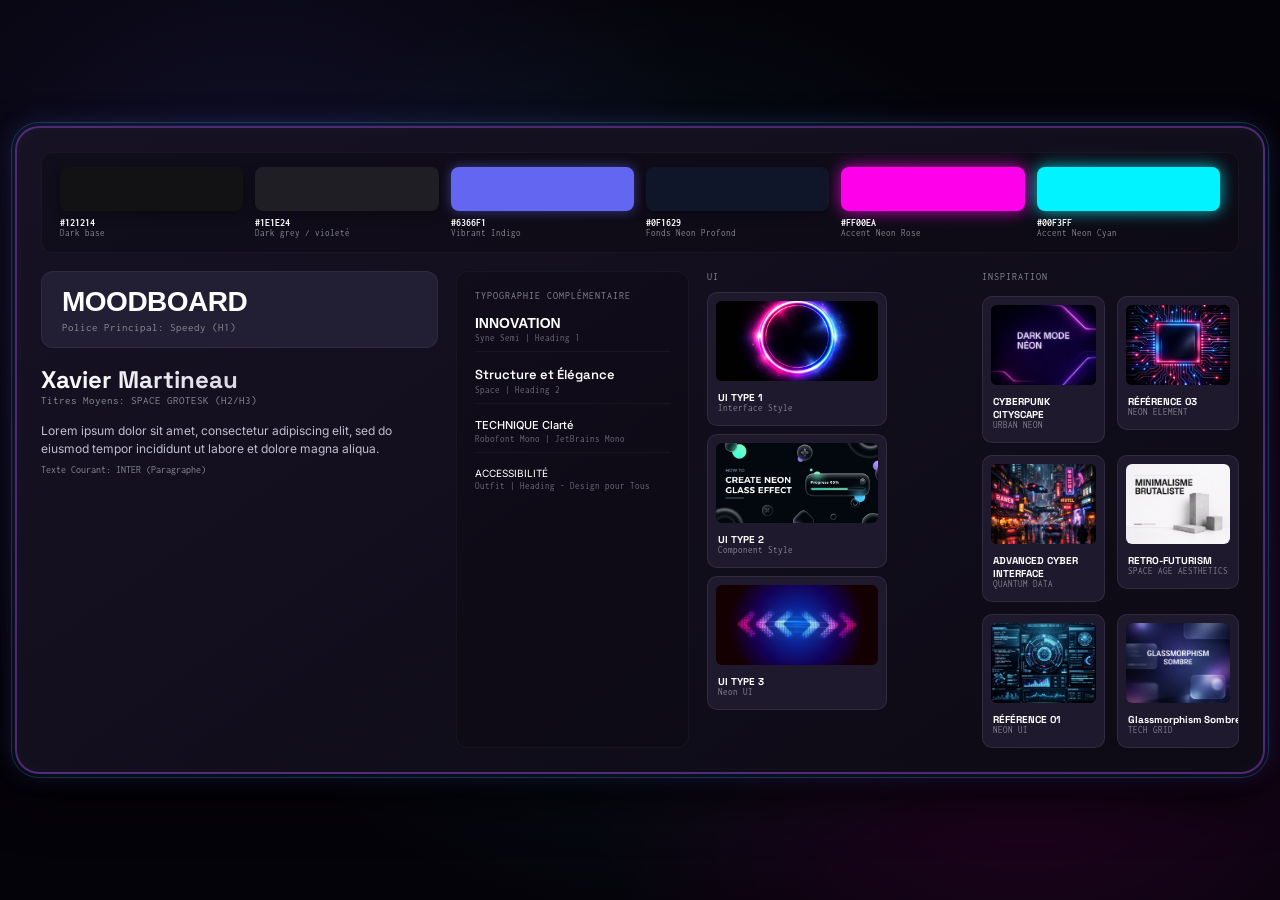
<file: index.html>
<!doctype html>
<html lang="fr">
  <head>
    <meta charset="UTF-8" />
    <meta name="viewport" content="width=device-width, initial-scale=1.0" />
    <title>Xavier Martineau - Moodboard</title>
    <link rel="stylesheet" href="style.css" />
  </head>

  <body>
    <div class="moodboard-container">
      <!-- Palette de Couleurs -->
      <div class="color-palette-section">
        <div class="color-card">
          <div class="color-box color-1"></div>
          <div class="color-info">
            <div class="color-hex">#121214</div>
            <div class="color-desc">Dark base</div>
          </div>
        </div>

        <div class="color-card">
          <div class="color-box color-2"></div>
          <div class="color-info">
            <div class="color-hex">#1E1E24</div>
            <div class="color-desc">Dark grey / violeté</div>
          </div>
        </div>

        <div class="color-card">
          <div class="color-box color-3"></div>
          <div class="color-info">
            <div class="color-hex">#6366F1</div>
            <div class="color-desc">Vibrant Indigo</div>
          </div>
        </div>

        <div class="color-card">
          <div class="color-box color-4"></div>
          <div class="color-info">
            <div class="color-hex">#0F1629</div>
            <div class="color-desc">Fonds Neon Profond</div>
          </div>
        </div>

        <div class="color-card">
          <div class="color-box color-5"></div>
          <div class="color-info">
            <div class="color-hex">#FF00EA</div>
            <div class="color-desc">Accent Neon Rose</div>
          </div>
        </div>

        <div class="color-card">
          <div class="color-box color-6"></div>
          <div class="color-info">
            <div class="color-hex">#00F3FF</div>
            <div class="color-desc">Accent Neon Cyan</div>
          </div>
        </div>
      </div>

      <!-- Identité & Bio -->
      <div class="identity-section">
        <div class="brand-badge">
          <div class="brand-title">Moodboard</div>
          <div class="brand-subtitle">Police Principal: Speedy (H1)</div>
        </div>

        <div>
          <div class="profile-title">Xavier Martineau</div>
          <div class="profile-subtitle-type">
            Titres Moyens: SPACE GROTESK (H2/H3)
          </div>
        </div>

        <div>
          <div class="bio-text">
            Lorem ipsum dolor sit amet, consectetur adipiscing elit, sed do
            eiusmod tempor incididunt ut labore et dolore magna aliqua.
          </div>
          <div class="bio-type bio-margin">
            Texte Courant: INTER (Paragraphe)
          </div>
        </div>
      </div>

      <!-- Hiérarchie Typographique -->
      <div class="typography-section">
        <div class="section-header-title">TYPOGRAPHIE COMPLÉMENTAIRE</div>

        <div class="typo-item">
          <h1>INNOVATION</h1>
          <div class="typo-meta">Syne Semi | Heading 1</div>
        </div>

        <div class="typo-item">
          <h2>Structure et Élégance</h2>
          <div class="typo-meta">Space | Heading 2</div>
        </div>

        <div class="typo-item">
          <h3>TECHNIQUE Clarté</h3>
          <div class="typo-meta">Robofont Mono | JetBrains Mono</div>
        </div>

        <div class="typo-item">
          <h4>ACCESSIBILITÉ</h4>
          <div class="typo-meta">Outfit | Heading - Design pour Tous</div>
        </div>
      </div>

      <!-- Colonne UI -->
      <div class="visuals-column ui-column">
        <div class="column-group-title">UI</div>

        <div class="style-card-img ui-card-1">
          <div class="style-image-container">
            <img src="img/ui_1.png" alt="UI Type 1" />
          </div>
          <div class="style-footer-text">
            <div class="style-title">UI TYPE 1</div>
            <div class="style-subtitle">Interface Style</div>
          </div>
        </div>

        <div class="style-card-img ui-card-2">
          <div class="style-image-container">
            <img src="img/ui_2.jpg" alt="UI Type 2" />
          </div>
          <div class="style-footer-text">
            <div class="style-title">UI TYPE 2</div>
            <div class="style-subtitle">Component Style</div>
          </div>
        </div>

        <div class="style-card-img ui-card-3">
          <div class="style-image-container">
            <img src="img/ui_3.jpg" alt="UI Type 3" />
          </div>
          <div class="style-footer-text">
            <div class="style-title">UI TYPE 3</div>
            <div class="style-subtitle">Neon UI</div>
          </div>
        </div>
      </div>

      <!-- Colonne Inspiration -->
      <div class="visuals-column inspiration-column">
        <div class="column-group-title">INSPIRATION</div>

        <div class="style-card-img inspiration-card-1">
          <div class="style-image-container">
            <img src="./img/visuel_1.png" alt="Cyberpunk Cityscape" />
          </div>
          <div class="style-footer-text">
            <div class="style-title">CYBERPUNK CITYSCAPE</div>
            <div class="style-subtitle">URBAN NEON</div>
          </div>
        </div>

        <div class="style-card-img inspiration-card-2">
          <div class="style-image-container">
            <img src="./img/visuel_2.png" alt="Advanced Cyber Interface" />
          </div>
          <div class="style-footer-text">
            <div class="style-title">ADVANCED CYBER INTERFACE</div>
            <div class="style-subtitle">QUANTUM DATA</div>
          </div>
        </div>

        <div class="style-card-img inspiration-card-3">
          <div class="style-image-container">
            <img src="./img/visuel_3.png" alt="Retro-Futurism" />
          </div>
          <div class="style-footer-text">
            <div class="style-title">RETRO-FUTURISM</div>
            <div class="style-subtitle">SPACE AGE AESTHETICS</div>
          </div>
        </div>

        <div class="style-card-img inspiration-card-4">
          <div class="style-image-container">
            <img src="./img/visuel_4.png" alt="Advenced cyber interface" />
          </div>
          <div class="style-footer-text">
            <div class="style-title">RÉFÉRENCE 01</div>
            <div class="style-subtitle">NEON UI</div>
          </div>
        </div>

        <div class="style-card-img inspiration-card-5">
          <div class="style-image-container">
            <img src="./img/visuel_5.png" alt="2" />
          </div>
          <div class="style-footer-text">
            <div class="style-title">Glassmorphism Sombre</div>
            <div class="style-subtitle">TECH GRID</div>
          </div>
        </div>

        <div class="style-card-img inspiration-card-6">
          <div class="style-image-container">
            <img src="./img/visuel_6.png" alt="Glassmorphism Sombre" />
          </div>
          <div class="style-footer-text">
            <div class="style-title">RÉFÉRENCE 03</div>
            <div class="style-subtitle">NEON ELEMENT</div>
          </div>
        </div>
      </div>
    </div>
  </body>
</html>
</file>
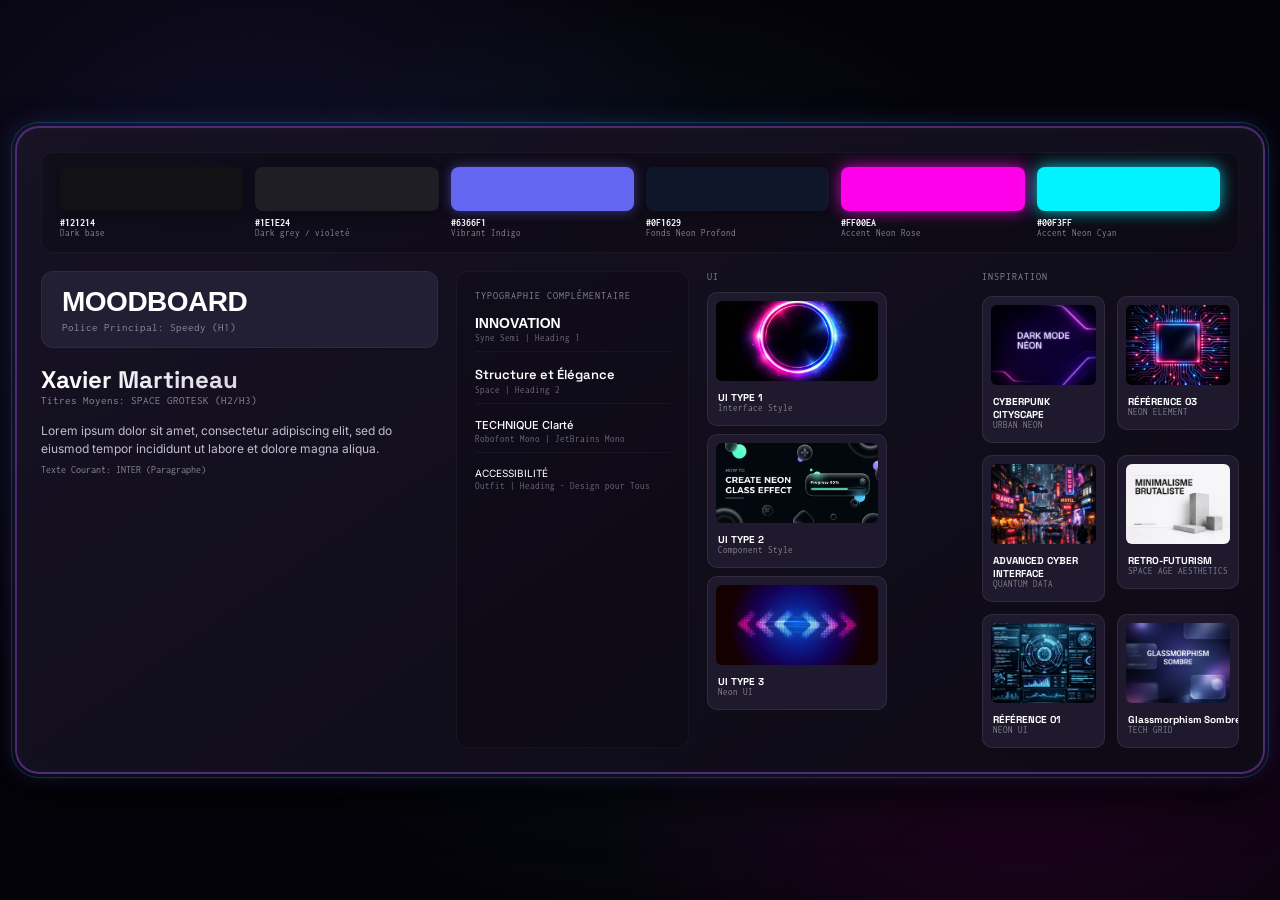
<file: moodboard.html>
<!doctype html>
<html lang="fr">
  <head>
    <meta charset="UTF-8" />
    <meta name="viewport" content="width=device-width, initial-scale=1.0" />
    <title>Xavier Martineau - Moodboard</title>
    <link rel="stylesheet" href="moodboard.css" />
  </head>

  <body>
    <div class="moodboard-container">
      <!-- Palette de Couleurs -->
      <div class="color-palette-section">
        <div class="color-card">
          <div class="color-box color-1"></div>
          <div class="color-info">
            <div class="color-hex">#121214</div>
            <div class="color-desc">Dark base</div>
          </div>
        </div>

        <div class="color-card">
          <div class="color-box color-2"></div>
          <div class="color-info">
            <div class="color-hex">#1E1E24</div>
            <div class="color-desc">Dark grey / violeté</div>
          </div>
        </div>

        <div class="color-card">
          <div class="color-box color-3"></div>
          <div class="color-info">
            <div class="color-hex">#6366F1</div>
            <div class="color-desc">Vibrant Indigo</div>
          </div>
        </div>

        <div class="color-card">
          <div class="color-box color-4"></div>
          <div class="color-info">
            <div class="color-hex">#0F1629</div>
            <div class="color-desc">Fonds Neon Profond</div>
          </div>
        </div>

        <div class="color-card">
          <div class="color-box color-5"></div>
          <div class="color-info">
            <div class="color-hex">#FF00EA</div>
            <div class="color-desc">Accent Neon Rose</div>
          </div>
        </div>

        <div class="color-card">
          <div class="color-box color-6"></div>
          <div class="color-info">
            <div class="color-hex">#00F3FF</div>
            <div class="color-desc">Accent Neon Cyan</div>
          </div>
        </div>
      </div>

      <!-- Identité & Bio -->
      <div class="identity-section">
        <div class="brand-badge">
          <div class="brand-title">Moodboard</div>
          <div class="brand-subtitle">Police Principal: Speedy (H1)</div>
        </div>

        <div>
          <div class="profile-title">Xavier Martineau</div>
          <div class="profile-subtitle-type">
            Titres Moyens: SPACE GROTESK (H2/H3)
          </div>
        </div>

        <div>
          <div class="bio-text">
            Lorem ipsum dolor sit amet, consectetur adipiscing elit, sed do
            eiusmod tempor incididunt ut labore et dolore magna aliqua.
          </div>
          <div class="bio-type bio-margin">
            Texte Courant: INTER (Paragraphe)
          </div>
        </div>
      </div>

      <!-- Hiérarchie Typographique -->
      <div class="typography-section">
        <div class="section-header-title">TYPOGRAPHIE COMPLÉMENTAIRE</div>

        <div class="typo-item">
          <h1>INNOVATION</h1>
          <div class="typo-meta">Syne Semi | Heading 1</div>
        </div>

        <div class="typo-item">
          <h2>Structure et Élégance</h2>
          <div class="typo-meta">Space | Heading 2</div>
        </div>

        <div class="typo-item">
          <h3>TECHNIQUE Clarté</h3>
          <div class="typo-meta">Robofont Mono | JetBrains Mono</div>
        </div>

        <div class="typo-item">
          <h4>ACCESSIBILITÉ</h4>
          <div class="typo-meta">Outfit | Heading - Design pour Tous</div>
        </div>
      </div>

      <!-- Colonne UI -->
      <div class="visuals-column ui-column">
        <div class="column-group-title">UI</div>

        <div class="style-card-img ui-card-1">
          <div class="style-image-container">
            <img src="img/ui_1.png" alt="UI Type 1" />
          </div>
          <div class="style-footer-text">
            <div class="style-title">UI TYPE 1</div>
            <div class="style-subtitle">Interface Style</div>
          </div>
        </div>

        <div class="style-card-img ui-card-2">
          <div class="style-image-container">
            <img src="img/ui_2.jpg" alt="UI Type 2" />
          </div>
          <div class="style-footer-text">
            <div class="style-title">UI TYPE 2</div>
            <div class="style-subtitle">Component Style</div>
          </div>
        </div>

        <div class="style-card-img ui-card-3">
          <div class="style-image-container">
            <img src="img/ui_3.jpg" alt="UI Type 3" />
          </div>
          <div class="style-footer-text">
            <div class="style-title">UI TYPE 3</div>
            <div class="style-subtitle">Neon UI</div>
          </div>
        </div>
      </div>

      <!-- Colonne Inspiration -->
      <div class="visuals-column inspiration-column">
        <div class="column-group-title">INSPIRATION</div>

        <div class="style-card-img inspiration-card-1">
          <div class="style-image-container">
            <img src="./img/visuel_1.png" alt="Cyberpunk Cityscape" />
          </div>
          <div class="style-footer-text">
            <div class="style-title">CYBERPUNK CITYSCAPE</div>
            <div class="style-subtitle">URBAN NEON</div>
          </div>
        </div>

        <div class="style-card-img inspiration-card-2">
          <div class="style-image-container">
            <img src="./img/visuel_2.png" alt="Advanced Cyber Interface" />
          </div>
          <div class="style-footer-text">
            <div class="style-title">ADVANCED CYBER INTERFACE</div>
            <div class="style-subtitle">QUANTUM DATA</div>
          </div>
        </div>

        <div class="style-card-img inspiration-card-3">
          <div class="style-image-container">
            <img src="./img/visuel_3.png" alt="Retro-Futurism" />
          </div>
          <div class="style-footer-text">
            <div class="style-title">RETRO-FUTURISM</div>
            <div class="style-subtitle">SPACE AGE AESTHETICS</div>
          </div>
        </div>

        <div class="style-card-img inspiration-card-4">
          <div class="style-image-container">
            <img src="./img/visuel_4.png" alt="Advenced cyber interface" />
          </div>
          <div class="style-footer-text">
            <div class="style-title">RÉFÉRENCE 01</div>
            <div class="style-subtitle">NEON UI</div>
          </div>
        </div>

        <div class="style-card-img inspiration-card-5">
          <div class="style-image-container">
            <img src="./img/visuel_5.png" alt="2" />
          </div>
          <div class="style-footer-text">
            <div class="style-title">Glassmorphism Sombre</div>
            <div class="style-subtitle">TECH GRID</div>
          </div>
        </div>

        <div class="style-card-img inspiration-card-6">
          <div class="style-image-container">
            <img src="./img/visuel_6.png" alt="Glassmorphism Sombre" />
          </div>
          <div class="style-footer-text">
            <div class="style-title">RÉFÉRENCE 03</div>
            <div class="style-subtitle">NEON ELEMENT</div>
          </div>
        </div>
      </div>
    </div>
  </body>
</html>
</file>
<file: style.css>
@import url("https://fonts.googleapis.com/css2?family=Inter:wght@300;400;500;600&family=Space+Grotesk:wght@400;500;700&family=Speedy&family=Inconsolata:wght@400;700&display=swap");

* {
  box-sizing: border-box;
  margin: 0;
  padding: 0;
}

body {
  background-color: #05030a;
  background-image:
    radial-gradient(
      circle at 20% 30%,
      rgba(99, 102, 241, 0.15) 0%,
      transparent 40%
    ),
    radial-gradient(
      circle at 80% 70%,
      rgba(255, 0, 212, 0.15) 0%,
      transparent 40%
    ),
    radial-gradient(
      circle at 50% 50%,
      rgba(0, 244, 255, 0.1) 0%,
      transparent 60%
    );
  color: #ffffff;
  font-family: "Inter", sans-serif;
  height: 100vh;
  width: 100vw;
  overflow: hidden;
  display: flex;
  justify-content: center;
  align-items: center;
  padding: 15px;
}

.moodboard-container {
  width: 1320px;
  max-width: 100%;
  max-height: 100vh;
  background: linear-gradient(145deg, #161224 0%, #0d0a15 100%);
  border: 2px solid rgba(168, 85, 247, 0.4);
  box-shadow:
    0 0 25px rgba(99, 102, 241, 0.25),
    inset 0 0 15px rgba(255, 255, 255, 0.03),
    0 25px 50px rgba(0, 0, 0, 0.8);
  border-radius: 24px;
  padding: 24px;
  display: grid;
  grid-template-columns: 1.7fr 1fr 1.1fr 1.1fr;
  grid-template-rows: auto 1fr;
  gap: 18px;
  position: relative;
}

.moodboard-container::before {
  content: "";
  position: absolute;
  top: -6px;
  left: -6px;
  right: -6px;
  bottom: -6px;
  border: 1px solid rgba(0, 244, 255, 0.2);
  border-radius: 28px;
  pointer-events: none;
}

/* Palette de couleurs */
.color-palette-section {
  grid-column: 1 / -1;
  display: flex;
  gap: 12px;
  justify-content: space-between;
  background: rgba(0, 0, 0, 0.2);
  padding: 14px 18px;
  border-radius: 12px;
  border: 1px solid rgba(255, 255, 255, 0.04);
}

.color-card {
  flex: 1;
  display: flex;
  flex-direction: column;
  gap: 6px;
}

.color-box {
  height: 44px;
  border-radius: 8px;
  box-shadow: 0 4px 12px rgba(0, 0, 0, 0.3);
}

.color-1 {
  background-color: #121214;
}
.color-2 {
  background-color: #1e1e24;
}
.color-3 {
  background-color: #6366f1;
  box-shadow: 0 0 12px rgba(99, 102, 241, 0.5);
}
.color-4 {
  background-color: #0f1629;
}
.color-5 {
  background-color: #ff00ea;
  box-shadow: 0 0 16px rgba(255, 0, 234, 0.8);
}
.color-6 {
  background-color: #00f3ff;
  box-shadow: 0 0 16px rgba(0, 243, 255, 0.8);
}

.color-info {
  font-size: 10px;
  font-family: "Inconsolata", monospace;
}

.color-hex {
  color: #fff;
  font-weight: 700;
}

.color-desc {
  color: #8a8894;
  font-size: 9px;
}

/* Identité */
.identity-section {
  grid-column: 1 / 2;
  display: flex;
  flex-direction: column;
  gap: 16px;
}

.brand-badge {
  background: #221e33;
  padding: 14px 20px;
  border-radius: 12px;
  border: 1px solid rgba(255, 255, 255, 0.06);
  display: inline-block;
}

.brand-title {
  font-family: "Speedy", sans-serif;
  font-size: 28px;
  font-weight: 800;
  letter-spacing: -0.5px;
  color: #ffffff;
  text-transform: uppercase;
  white-space: nowrap;
}

.brand-subtitle {
  font-size: 11px;
  color: #8a8894;
  margin-top: 4px;
  font-family: "Inconsolata", monospace;
}

.profile-title {
  font-family: "Space Grotesk", sans-serif;
  font-size: 24px;
  font-weight: 700;
  color: #f0edf6;
  background: linear-gradient(90deg, #fff, #b8b2cb);
  -webkit-background-clip: text;
  -webkit-text-fill-color: transparent;
}

.profile-subtitle-type {
  font-size: 11px;
  color: #8a8894;
  font-family: "Inconsolata", monospace;
}

.bio-text {
  font-size: 12px;
  line-height: 1.5;
  color: #c0bdd0;
}

.bio-type {
  font-size: 10px;
  color: #8a8894;
  font-family: "Inconsolata", monospace;
}

.bio-margin {
  margin-top: 6px;
}

/* Typographie */
.typography-section {
  grid-column: 2 / 3;
  background: rgba(0, 0, 0, 0.15);
  padding: 18px;
  border-radius: 12px;
  border: 1px solid rgba(255, 255, 255, 0.04);
  display: flex;
  flex-direction: column;
  gap: 14px;
}

.section-header-title {
  font-size: 10px;
  font-family: "Inconsolata", monospace;
  color: #8a8894;
  letter-spacing: 1px;
  text-transform: uppercase;
}

.typo-item h1 {
  font-family: "Speedy", sans-serif;
  font-size: 14px;
  font-weight: 700;
}
.typo-item h2 {
  font-family: "Space Grotesk", sans-serif;
  font-size: 13px;
  font-weight: 600;
}
.typo-item h3 {
  font-family: "Inter", sans-serif;
  font-size: 11px;
  font-weight: 500;
}
.typo-item h4 {
  font-family: "Inter", sans-serif;
  font-size: 10px;
  font-weight: 400;
}

.typo-meta {
  font-size: 9px;
  color: #706c80;
  font-family: "Inconsolata", monospace;
  margin-top: 2px;
}

.typo-item {
  border-bottom: 1px solid rgba(255, 255, 255, 0.04);
  padding-bottom: 8px;
}
.typo-item:last-child {
  border-bottom: none;
}

/* Colonnes visuelles */
.visuals-column {
  display: flex;
  flex-direction: column;
  gap: 8px;
}

.column-group-title {
  font-size: 10px;
  font-family: "Inconsolata", monospace;
  color: #8a8894;
  letter-spacing: 1px;
  text-transform: uppercase;
  margin-bottom: 2px;
  grid-column: 1 / -1;
}

/* Cartes avec images (UI + Inspiration) */
.style-card-img {
  background: #1e192d;
  border-radius: 10px;
  border: 1px solid rgba(255, 255, 255, 0.08);
  padding: 8px;
  display: flex;
  flex-direction: column;
  gap: 6px;
  overflow: hidden;
}

.style-image-container {
  width: 100%;
  height: 80px;
  border-radius: 6px;
  overflow: hidden;
  background: #000;
  display: flex;
  justify-content: center;
  align-items: center;
}

.style-image-container img {
  width: 100%;
  height: 100%;
  object-fit: cover;
  object-position: center;
}

.style-footer-text {
  padding: 4px 2px;
}

.style-title {
  font-size: 10px;
  font-weight: 700;
  font-family: "Space Grotesk", sans-serif;
  color: #fff;
}

.style-subtitle {
  font-size: 8.5px;
  color: #8a8894;
  font-family: "Inconsolata", monospace;
}

.ui-column {
  display: flex;
  flex-direction: column;
  gap: 8px;
  min-width: 150px;
  max-width: 180px;
}

.ui-card-1,
.ui-card-2,
.ui-card-3 {
  width: 100%;
}

.inspiration-column {
  display: grid !important;
  grid-template-columns: repeat(2, minmax(0, 1fr));
  grid-auto-rows: auto;
  gap: 12px;
  align-items: start;
}

.inspiration-card-1 {
  grid-column: 1;
  grid-row: 2;
}
.inspiration-card-2 {
  grid-column: 1;
  grid-row: 3;
}
.inspiration-card-3 {
  grid-column: 2;
  grid-row: 3;
}
.inspiration-card-4 {
  grid-column: 1;
  grid-row: 4;
}
.inspiration-card-5 {
  grid-column: 2;
  grid-row: 4;
}
.inspiration-card-6 {
  grid-column: 2;
  grid-row: 2;
}
</file>
<file: moodboard.css>
@import url("https://fonts.googleapis.com/css2?family=Inter:wght@300;400;500;600&family=Space+Grotesk:wght@400;500;700&family=Speedy&family=Inconsolata:wght@400;700&display=swap");

* {
  box-sizing: border-box;
  margin: 0;
  padding: 0;
}

body {
  background-color: #05030a;
  background-image:
    radial-gradient(
      circle at 20% 30%,
      rgba(99, 102, 241, 0.15) 0%,
      transparent 40%
    ),
    radial-gradient(
      circle at 80% 70%,
      rgba(255, 0, 212, 0.15) 0%,
      transparent 40%
    ),
    radial-gradient(
      circle at 50% 50%,
      rgba(0, 244, 255, 0.1) 0%,
      transparent 60%
    );
  color: #ffffff;
  font-family: "Inter", sans-serif;
  height: 100vh;
  width: 100vw;
  overflow: hidden;
  display: flex;
  justify-content: center;
  align-items: center;
  padding: 15px;
}

.moodboard-container {
  width: 1320px;
  max-width: 100%;
  max-height: 100vh;
  background: linear-gradient(145deg, #161224 0%, #0d0a15 100%);
  border: 2px solid rgba(168, 85, 247, 0.4);
  box-shadow:
    0 0 25px rgba(99, 102, 241, 0.25),
    inset 0 0 15px rgba(255, 255, 255, 0.03),
    0 25px 50px rgba(0, 0, 0, 0.8);
  border-radius: 24px;
  padding: 24px;
  display: grid;
  grid-template-columns: 1.7fr 1fr 1.1fr 1.1fr;
  grid-template-rows: auto 1fr;
  gap: 18px;
  position: relative;
}

.moodboard-container::before {
  content: "";
  position: absolute;
  top: -6px;
  left: -6px;
  right: -6px;
  bottom: -6px;
  border: 1px solid rgba(0, 244, 255, 0.2);
  border-radius: 28px;
  pointer-events: none;
}

/* Palette de couleurs */
.color-palette-section {
  grid-column: 1 / -1;
  display: flex;
  gap: 12px;
  justify-content: space-between;
  background: rgba(0, 0, 0, 0.2);
  padding: 14px 18px;
  border-radius: 12px;
  border: 1px solid rgba(255, 255, 255, 0.04);
}

.color-card {
  flex: 1;
  display: flex;
  flex-direction: column;
  gap: 6px;
}

.color-box {
  height: 44px;
  border-radius: 8px;
  box-shadow: 0 4px 12px rgba(0, 0, 0, 0.3);
}

.color-1 {
  background-color: #121214;
}
.color-2 {
  background-color: #1e1e24;
}
.color-3 {
  background-color: #6366f1;
  box-shadow: 0 0 12px rgba(99, 102, 241, 0.5);
}
.color-4 {
  background-color: #0f1629;
}
.color-5 {
  background-color: #ff00ea;
  box-shadow: 0 0 16px rgba(255, 0, 234, 0.8);
}
.color-6 {
  background-color: #00f3ff;
  box-shadow: 0 0 16px rgba(0, 243, 255, 0.8);
}

.color-info {
  font-size: 10px;
  font-family: "Inconsolata", monospace;
}

.color-hex {
  color: #fff;
  font-weight: 700;
}

.color-desc {
  color: #8a8894;
  font-size: 9px;
}

/* Identité */
.identity-section {
  grid-column: 1 / 2;
  display: flex;
  flex-direction: column;
  gap: 16px;
}

.brand-badge {
  background: #221e33;
  padding: 14px 20px;
  border-radius: 12px;
  border: 1px solid rgba(255, 255, 255, 0.06);
  display: inline-block;
}

.brand-title {
  font-family: "Speedy", sans-serif;
  font-size: 28px;
  font-weight: 800;
  letter-spacing: -0.5px;
  color: #ffffff;
  text-transform: uppercase;
  white-space: nowrap;
}

.brand-subtitle {
  font-size: 11px;
  color: #8a8894;
  margin-top: 4px;
  font-family: "Inconsolata", monospace;
}

.profile-title {
  font-family: "Space Grotesk", sans-serif;
  font-size: 24px;
  font-weight: 700;
  color: #f0edf6;
  background: linear-gradient(90deg, #fff, #b8b2cb);
  -webkit-background-clip: text;
  -webkit-text-fill-color: transparent;
}

.profile-subtitle-type {
  font-size: 11px;
  color: #8a8894;
  font-family: "Inconsolata", monospace;
}

.bio-text {
  font-size: 12px;
  line-height: 1.5;
  color: #c0bdd0;
}

.bio-type {
  font-size: 10px;
  color: #8a8894;
  font-family: "Inconsolata", monospace;
}

.bio-margin {
  margin-top: 6px;
}

/* Typographie */
.typography-section {
  grid-column: 2 / 3;
  background: rgba(0, 0, 0, 0.15);
  padding: 18px;
  border-radius: 12px;
  border: 1px solid rgba(255, 255, 255, 0.04);
  display: flex;
  flex-direction: column;
  gap: 14px;
}

.section-header-title {
  font-size: 10px;
  font-family: "Inconsolata", monospace;
  color: #8a8894;
  letter-spacing: 1px;
  text-transform: uppercase;
}

.typo-item h1 {
  font-family: "Speedy", sans-serif;
  font-size: 14px;
  font-weight: 700;
}
.typo-item h2 {
  font-family: "Space Grotesk", sans-serif;
  font-size: 13px;
  font-weight: 600;
}
.typo-item h3 {
  font-family: "Inter", sans-serif;
  font-size: 11px;
  font-weight: 500;
}
.typo-item h4 {
  font-family: "Inter", sans-serif;
  font-size: 10px;
  font-weight: 400;
}

.typo-meta {
  font-size: 9px;
  color: #706c80;
  font-family: "Inconsolata", monospace;
  margin-top: 2px;
}

.typo-item {
  border-bottom: 1px solid rgba(255, 255, 255, 0.04);
  padding-bottom: 8px;
}
.typo-item:last-child {
  border-bottom: none;
}

/* Colonnes visuelles */
.visuals-column {
  display: flex;
  flex-direction: column;
  gap: 8px;
}

.column-group-title {
  font-size: 10px;
  font-family: "Inconsolata", monospace;
  color: #8a8894;
  letter-spacing: 1px;
  text-transform: uppercase;
  margin-bottom: 2px;
  grid-column: 1 / -1;
}

/* Cartes avec images (UI + Inspiration) */
.style-card-img {
  background: #1e192d;
  border-radius: 10px;
  border: 1px solid rgba(255, 255, 255, 0.08);
  padding: 8px;
  display: flex;
  flex-direction: column;
  gap: 6px;
  overflow: hidden;
}

.style-image-container {
  width: 100%;
  height: 80px;
  border-radius: 6px;
  overflow: hidden;
  background: #000;
  display: flex;
  justify-content: center;
  align-items: center;
}

.style-image-container img {
  width: 100%;
  height: 100%;
  object-fit: cover;
  object-position: center;
}

.style-footer-text {
  padding: 4px 2px;
}

.style-title {
  font-size: 10px;
  font-weight: 700;
  font-family: "Space Grotesk", sans-serif;
  color: #fff;
}

.style-subtitle {
  font-size: 8.5px;
  color: #8a8894;
  font-family: "Inconsolata", monospace;
}

.ui-column {
  display: flex;
  flex-direction: column;
  gap: 8px;
  min-width: 150px;
  max-width: 180px;
}

.ui-card-1,
.ui-card-2,
.ui-card-3 {
  width: 100%;
}

.inspiration-column {
  display: grid !important;
  grid-template-columns: repeat(2, minmax(0, 1fr));
  grid-auto-rows: auto;
  gap: 12px;
  align-items: start;
}

.inspiration-card-1 {
  grid-column: 1;
  grid-row: 2;
}
.inspiration-card-2 {
  grid-column: 1;
  grid-row: 3;
}
.inspiration-card-3 {
  grid-column: 2;
  grid-row: 3;
}
.inspiration-card-4 {
  grid-column: 1;
  grid-row: 4;
}
.inspiration-card-5 {
  grid-column: 2;
  grid-row: 4;
}
.inspiration-card-6 {
  grid-column: 2;
  grid-row: 2;
}
</file>
